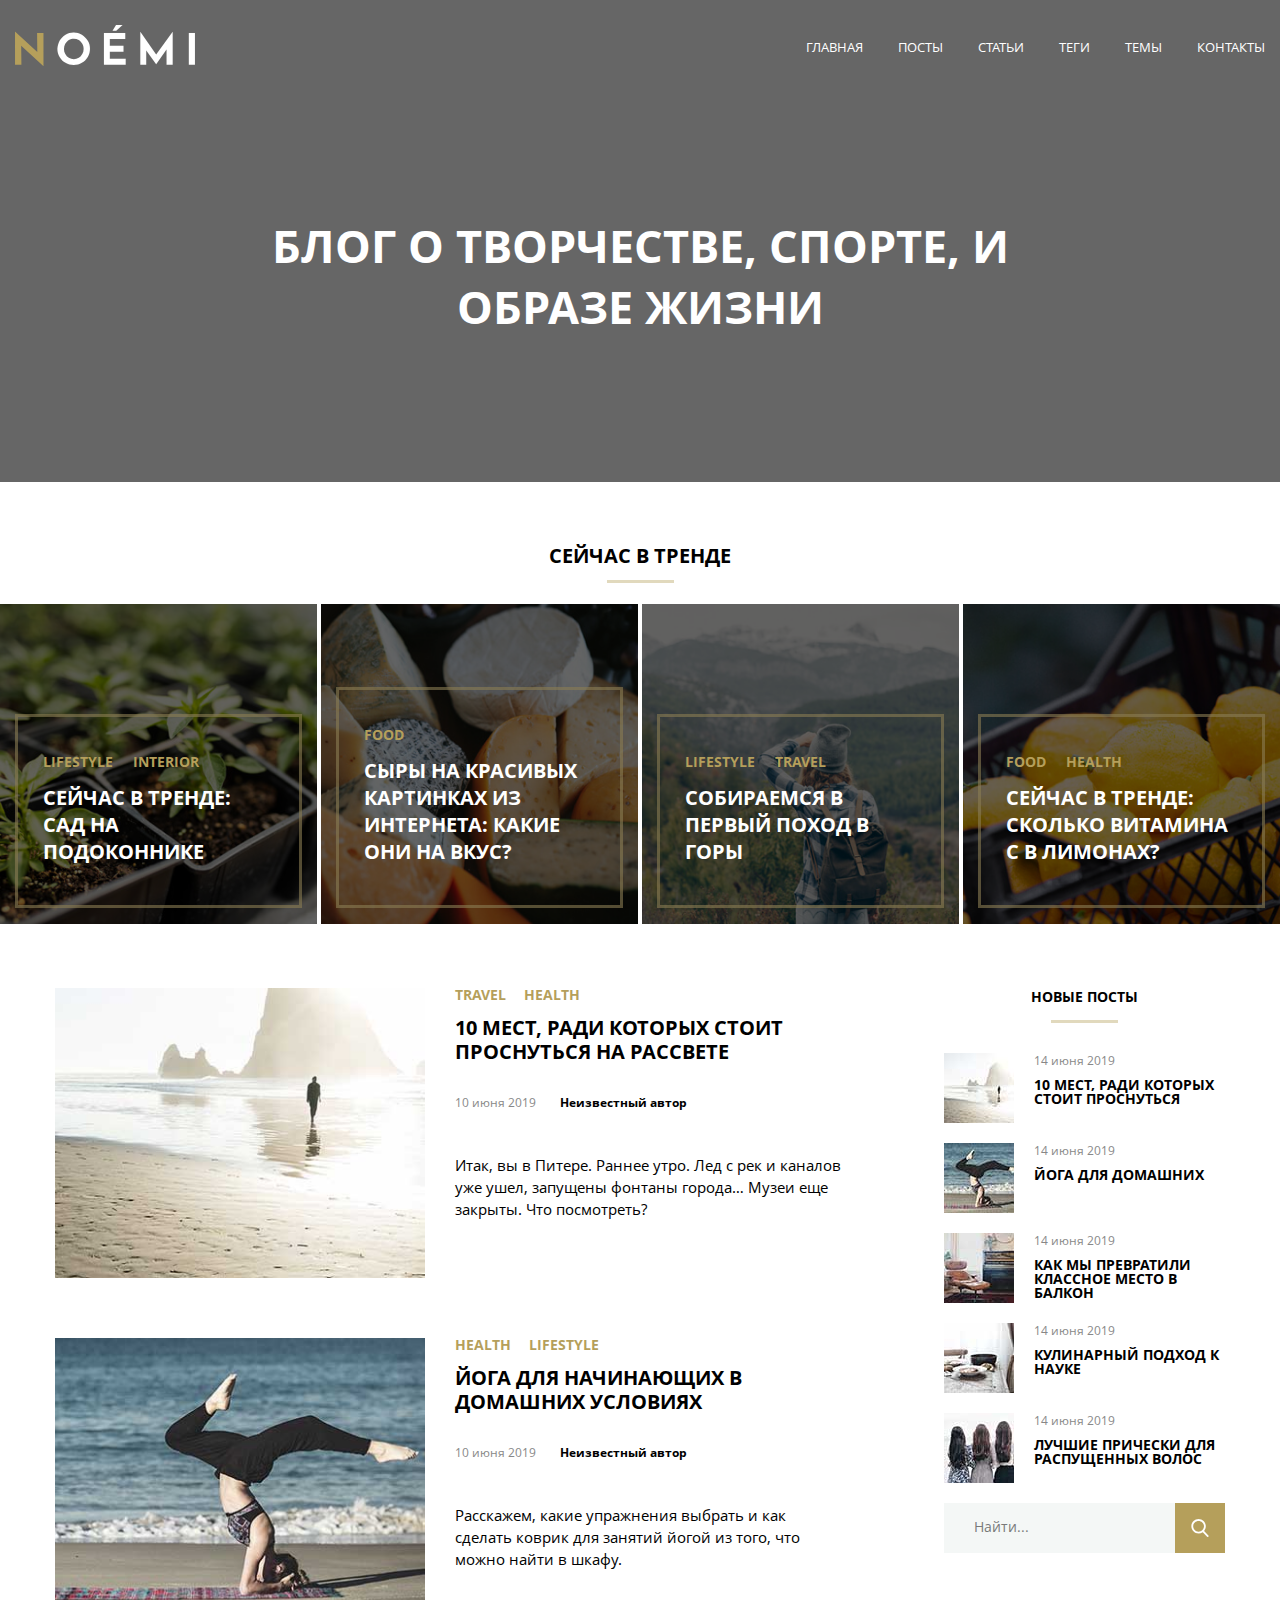
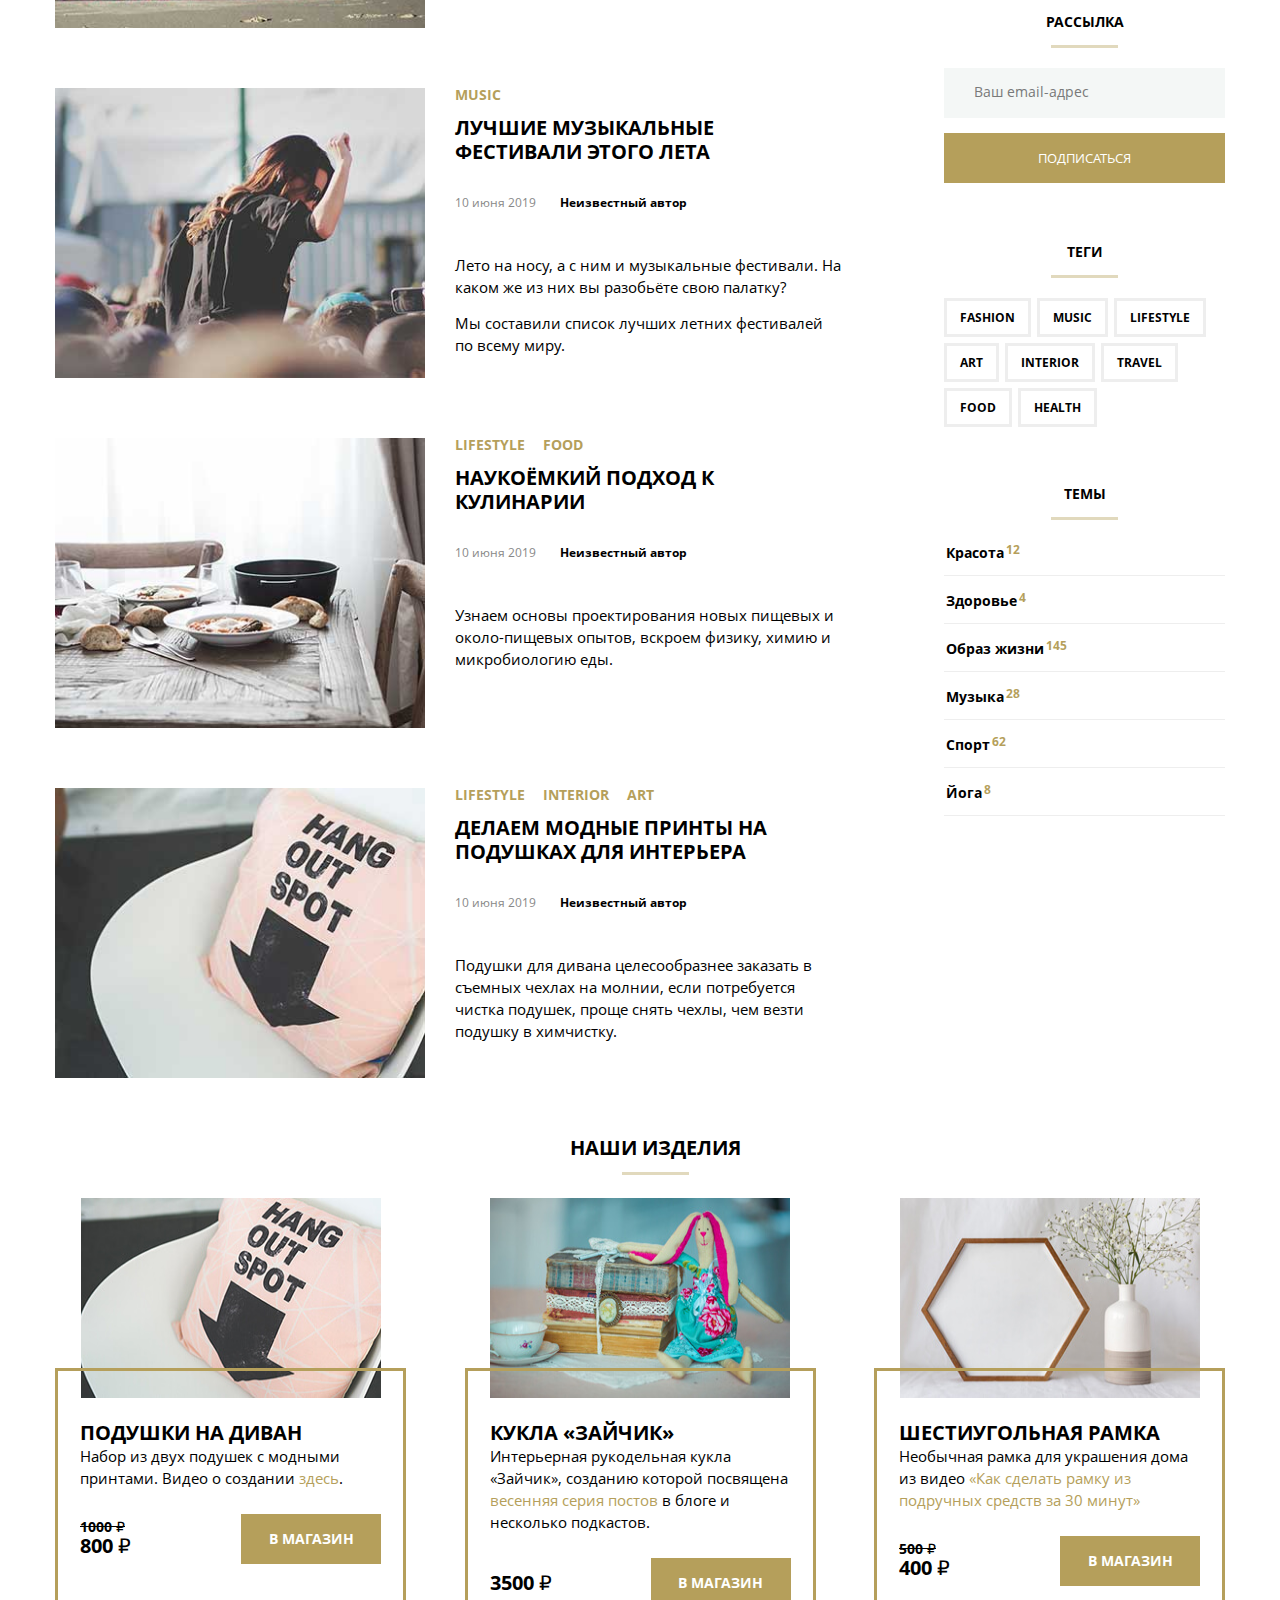
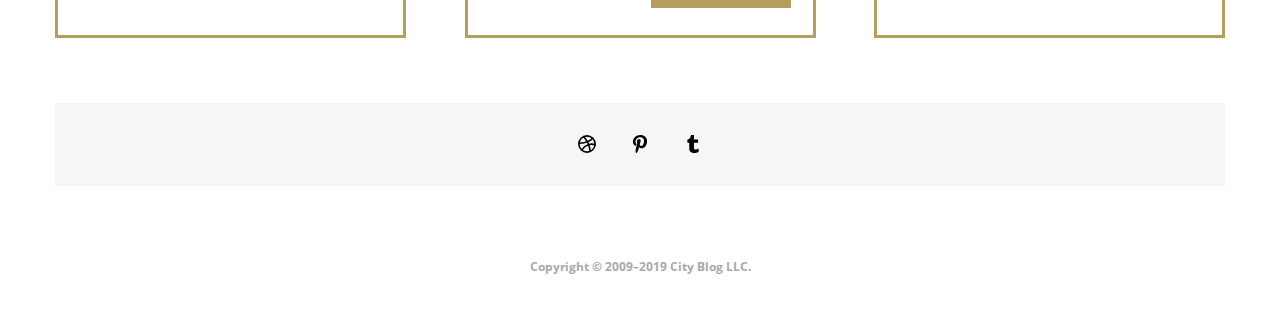
<file: index.html>
<!DOCTYPE html>
  <html lang="en">
  <head>
    <meta charset="UTF-8">
    <meta name="viewport" content="width=device-width, initial-scale=1.0">
    <title>Document</title>
    <link rel="stylesheet" href="css/style.css">
    <link rel="stylesheet" href="css/fonts.css">
  </head>
  <body>
    <header class="header">
      <!-- <div class="popup_form">
        <div class="popup_content">
          <div class="popup_header">ВАШ ФИДБЕК</div>
          <div class="popup_header_line"></div>
          <div class="popup_text">Как часто вы заходите на сайт?</div>
          <div class="input_popup_survey_box">
            <input type="text" placeholder="Почти каждый день" class="survey_popup_text">
            <svg xmlns="http://www.w3.org/2000/svg" class="input_popup_icon" viewBox="0 0 174 296"><path d="M86.944.389l75.297 130.417H11.648L86.944.389zM86.945 296L11.648 165.583h150.593L86.944 296z" fill="#B59F5B"/></svg>
          </div>
          <label for="popup_checkbox"></label>
          <input type="checkbox" name="popup_close" id="">
          <div class="popup_header"></div>
        </div>
      </div> -->
      <div class="background_header_img">
        <div class="conteiner">
          <div class="main_menu_top">
            <a href="#0" class="logo-link">
              <img src="svg/noemi-logo.svg" alt="Логотип" class="logo">
            </a>
            <nav>
              <ul class="menu-list">
                <li class="menu-team">
                  <a href="#0" class="menulink menulink_indent_right">Главная</a>
                </li>
                <li class="menu-team">
                  <a href="#0" class="menulink menulink_indent_right">Посты</a>
                </li>
                <li class="menu-team">
                  <a href="#0" class="menulink menulink_indent_right">Статьи</a>
                  <li class="menu-team">
                  <a href="#0" class="menulink menulink_indent_right">Теги</a>
                    <li class="menu-team">
                  <a href="#0" class="menulink menulink_indent_right">Темы</a>
                      <li class="menu-team">
                  <a href="#0" class="menulink">Контакты</a>
                </li>
              </ul>
            </nav>
          </div>
          <h1 class="title"> Блог о творчестве, спорте, и образе жизни </h1>
        </div>
      </div>
      <div class="conteiner_middle">
        <section class="trends">
          <div class="trends trends_header_block header_team">
            <h3 class="trends_header">СЕЙЧАС В ТРЕНДЕ</h3>
            <div class="trends_header_line"></div>
          </div>
            <ul class="trends_bar">
              <li class="trends_visual trends_topick">
                <img src="images/trend1.jpg" alt="Тренд_1" class="trends_image">
                <div class="trends_topick_text_block_border">
                  <div class="trends_hashtag">
                    <div class="trends_hashtag_name">LIFESTYLE</div>
                    <div class="trends_hashtag_name">INTERIOR</div>
                  </div>
                  <h2 class="trends_topick_text">СЕЙЧАС В ТРЕНДЕ: САД НА ПОДОКОННИКЕ</h2>
                </div>
              </li>
              <li class="trends_visual trends_topick">
                <img src="images/trend2.jpg" alt="Тренд_1" class="trends_image">
                <div class="trends_topick_text_block_border">
                  <div class="trends_hashtag">
                    <div class="trends_hashtag_name">FOOD</div>
                  </div>
                  <h2 class="trends_topick_text">Сыры на красивых картинках из интернета: какие они на вкус?</h2>
                </div>
              </li>
              <li class="trends_visual trends_topick">
                <img src="images/trend3.jpg" alt="Тренд_1" class="trends_image">
                <div class="trends_topick_text_block_border">
                  <div class="trends_hashtag">
                    <div class="trends_hashtag_name">LIFESTYLE</div>
                    <div class="trends_hashtag_name">TRAVEL</div>
                  </div>
                  <h2 class="trends_topick_text">СОБИРАЕМСЯ В ПЕРВЫЙ ПОХОД В ГОРЫ</h2>
                </div>
              </li>
              <li class="trends_visual trends_topick">
                <img src="images/trend4.jpg" alt="Тренд_1" class="trends_image">
                <div class="trends_topick_text_block_border">
                  <div class="trends_hashtag">
                    <div class="trends_hashtag_name">FOOD</div>
                    <div class="trends_hashtag_name">HEALTH</div>
                  </div>
                  <h2 class="trends_topick_text">Сейчас в тренде: СКОЛЬКО ВИТАМИНА c В ЛИМОНАХ?</h2>
                </div> 
              </li>
            </ul>
        </section>
      </div> 
    </header>
        <main>
            <div class="main_area">
              <ul class="topick topick_box">
                <li class="topick_list">
                  <img src="images/last-post1.jpg" class="photo_topick_img" alt="Изображение">
                  <div class="text_topick">
                    <ul class="text_t tags_topick">
                      <li class="topick_tag"><a href="#" class="topicklink">TRAVEL</a></li>
                      <li class="topick_tag"><a href="#" class="topicklink">HEALTH</a></li>
                    </ul>
                    <h3 class="text_t topick_header">10 мест, ради которых стоит
                      проснуться на рассвете</h3>
                    <div class="text_t_time_autor">
                      <time>10 июня 2019</time>
                      <p class="topick_autor">Неизвестный автор</p>
                    </div>   
                    <p class="text_t topick_note topick_text">Итак, вы в Питере. Раннее утро. Лед с рек и каналов уже ушел, запущены фонтаны города… Музеи еще закрыты. Что посмотреть?</p>
                  </div>
                </li>
                <li class="topick_list">
                  <img src="images/last-post2.jpg" class="photo_topick_img" alt="Изображение">
                  <div class="text_topick">
                    <ul class="text_t tags_topick">
                      <li class="topick_tag"><a href="#" class="topicklink">HEALTH</a></li>
                      <li class="topick_tag"><a href="#" class="topicklink">LIFESTYLE</a></li>
                    </ul>
                    <h3 class="text_t topick_header">Йога для начинающих в
                      домашних условиях</h3>
                    <div class="text_t_time_autor">
                      <time>10 июня 2019</time>
                      <p class="topick_autor">Неизвестный автор</p>
                    </div>   
                    <p class="text_t topick_note topick_text">Расскажем, какие упражнения выбрать и как сделать коврик для занятий йогой из того, что можно найти в шкафу.</p>
                  </div>
                </li>
                <li class="topick_list">
                  <img src="images/last-post3.jpg" class="photo_topick_img" alt="Изображение">
                  <div class="text_topick">
                    <ul class="text_t tags_topick">
                      <li class="topick_tag"><a href="#" class="topicklink">MUSIC</a></li>
                    </ul>
                    <h3 class="text_t topick_header">Лучшие музыкальные
                      фестивали этого лета</h3>
                    <div class="text_t_time_autor">
                      <time>10 июня 2019</time>
                      <p class="topick_autor">Неизвестный автор</p>
                    </div>   
                    <p class="text_t topick_note topick_text">Лето на носу, а с ним и музыкальные фестивали. На каком же из них вы разобьёте свою палатку?</p>
                    <p class="text_t topick_note topick_text">Мы составили список лучших летних фестивалей по всему миру.</p>
                  </div>
                </li>
                <li class="topick_list">
                  <img src="images/last-post4.jpg" class="photo_topick_img" alt="Изображение">
                  <div class="text_topick">
                    <ul class="text_t tags_topick">
                      <li class="topick_tag"><a href="#" class="topicklink">LIFESTYLE</a></li>
                      <li class="topick_tag"><a href="#" class="topicklink">FOOD</a></li>
                    </ul>
                    <h3 class="text_t topick_header">Наукоёмкий подход к
                      кулинарии</h3>
                    <div class="text_t_time_autor">
                      <time>10 июня 2019</time>
                      <p class="topick_autor">Неизвестный автор</p>
                    </div>   
                    <p class="text_t topick_note topick_text">Узнаем основы проектирования новых пищевых и около-пищевых опытов, вскроем физику, химию и микробиологию еды.</p>
                  </div>
                </li>
                <li class="topick_list">
                  <img src="images/last-post5.jpg" class="photo_topick_img" alt="Изображение">
                  <div class="text_topick">
                    <ul class="text_t tags_topick">
                      <li class="topick_tag"><a href="#" class="topicklink">LIFESTYLE</a></li>
                      <li class="topick_tag"><a href="#" class="topicklink">INTERIOR</a></li>
                      <li class="topick_tag"><a href="#" class="topicklink">ART</a></li>
                    </ul>
                    <h3 class="text_t topick_header">Делаем модные принты на
                      подушках для интерьера</h3>
                    <div class="text_t_time_autor">
                      <time>10 июня 2019</time>
                      <p class="topick_autor">Неизвестный автор</p>
                    </div>   
                    <p class="text_t topick_note topick_text">Подушки для дивана целесообразнее заказать в съемных чехлах на молнии, если потребуется чистка подушек, проще снять чехлы, чем везти подушку в химчистку.</p>
                  </div>
                </li>
              </ul>
              <aside class="side_bar">
                <div class="aside new_posts">
                  <h4 class="aside header_aside new_posts">НОВЫЕ ПОСТЫ</h4>
                  <div class="aside aside_bottom_line"></div>
                  <div class="aside aside_topick">
                    <ul class="aside aside_topick_box">
                      <li class="aside asidte_topick_list">
                        <img src="images/2.jpg" alt="10 мест" class="aside aside_img">
                        <div class="aside aside_data_name">
                          <time>14 июня 2019</time>
                          <p class="aside aside_topick aside_text_topick">10 мест, ради которых стоит проснуться</p>
                        </div>
                      </li>
                      <li class="aside asidte_topick_list">
                        <img src="images/151.jpg" alt="Изображение" class="aside aside_img">
                        <div class="aside aside_data_name">
                          <time>14 июня 2019</time>
                          <p class="aside aside_topick aside_text_topick">Йога для домашних</p>
                        </div>
                      </li>
                      <li class="aside asidte_topick_list">
                        <img src="images/45.jpg" alt="Изображение" class="aside aside_img">
                        <div class="aside aside_data_name">
                          <time>14 июня 2019</time>
                          <p class="aside aside_topick aside_text_topick">Как мы превратили классное место в балкон</p>
                        </div>
                      </li>
                      <li class="aside asidte_topick_list">
                        <img src="images/501.jpg" alt="Изображение" class="aside aside_img">
                        <div class="aside aside_data_name">
                          <time>14 июня 2019</time>
                          <p class="aside aside_topick aside_text_topick">Кулинарный подход к науке</p>
                        </div>
                      </li>
                      <li class="aside asidte_topick_list">
                        <img src="images/7.jpg" alt="Изображение" class="aside aside_img">
                        <div class="aside aside_data_name">
                          <time>14 июня 2019</time>
                          <p class="aside aside_topick aside_text_topick">Лучшие прически для распущенных волос</p>
                        </div>
                      </li>
                    </ul>
                    <div class="aside input_aside">
                      <label class="search__group">
                        <input type="text" placeholder="Найти..." name="" id="" class="input_search_posts">
                        <div class="background_search_posts">
                          <svg xmlns="http://www.w3.org/2000/svg" class="search_icon" viewBox="0 0 512 512">
                            <g clip-path="url(#clip0)"><path fill="#fff" stroke="#B59F5B" d="M373.403 339.292l-.29.344.312.324 121.857 126.737c10.117 10.524 9.782 27.302-.733 37.42l.347.36-.347-.36c-4.948 4.763-11.466 7.383-18.338 7.383-7.261 0-14.034-2.884-19.072-8.116L334.357 375.686l-.297-.309-.351.246c-34.78 24.442-75.457 37.317-118.145 37.317-113.708 0-206.22-92.513-206.22-206.22C9.344 93.012 101.856.5 215.564.5c113.707 0 206.22 92.512 206.22 206.22 0 48.668-17.125 95.416-48.381 132.572zm-4.546-132.572c0-84.528-68.765-153.293-153.293-153.293S62.271 122.192 62.271 206.72s68.765 153.293 153.293 153.293 153.293-68.765 153.293-153.293z"/></g><defs><clipPath id="clip0"><path fill="#fff" d="M0 0h512v512H0z"/></clipPath></defs>
                          </svg>
                        </div>
                      </label>
                    </div>
                  </div>
                </div>
                <div class="aside mailing_list">
                  <h4 class="aside header_aside header_mailing_list">РАССЫЛКА</h4>
                  <div class="aside aside_bottom_line mailing_list"></div>
                  <input type="text" placeholder="Ваш email-адрес" class="aside input_email_adres">
                  <button class="aside button_new_posts">ПОДПИСАТЬСЯ</button>
                </div>
                <div class="aside aside_tags">
                  <h4 class="aside header_aside aside_tags_header">ТЕГИ</h4>
                  <div class="aside aside_bottom_line aside_tags_header"></div>
                  <ul class="aside aside_tags_list">
                    <li class="aside aside_tag as_t">Fashion</li>
                    <li class="aside aside_tag as_t">MuSiC</li>
                    <li class="aside aside_tag as_t">Lifestyle</li>
                    <li class="aside aside_tag as_t">Art</li>
                    <li class="aside aside_tag as_t">Interior</li>
                    <li class="aside aside_tag as_t">travel</li>
                    <li class="aside aside_tag as_t">FOOD</li>
                    <li class="aside aside_tag as_t">HEALTH</li>
                  </ul>
                </div>
                <div class="aside topick_aside">
                  <h4 class="aside header_aside header_topick_aside">ТЕМЫ</h4>
                  <div class="aside aside_bottom_line line_topick_aside"></div>
                  <div class="aside aside_topick_team">
                    <ul class="aside list_topick_team">
                      <li class="aside aside_name_topick">Красота</li>
                      <li class="aside numbers_of_topick">12</li>
                    </ul>
                  </div>
                  <div class="aside aside_topick_team">
                    <ul class="aside list_topick_team">
                      <li class="aside aside_name_topick">Здоровье</li>
                      <li class="aside numbers_of_topick">4</li>
                    </ul>
                  </div>
                  <div class="aside aside_topick_team">
                    <ul class="aside list_topick_team">
                      <li class="aside aside_name_topick">Образ жизни</li>
                      <li class="aside numbers_of_topick">145</li>
                    </ul>
                  </div>
                  <div class="aside aside_topick_team">
                    <ul class="aside list_topick_team">
                      <li class="aside aside_name_topick">Музыка</li>
                      <li class="aside numbers_of_topick">28</li>
                    </ul>
                  </div>
                  <div class="aside aside_topick_team">
                    <ul class="aside list_topick_team">
                      <li class="aside aside_name_topick">Спорт</li>
                      <li class="aside numbers_of_topick">62</li>
                    </ul>
                  </div>
                  <div class="aside aside_topick_team">
                    <ul class="aside list_topick_team">
                      <li class="aside aside_name_topick">Йога</li>
                      <li class="aside numbers_of_topick">8</li>
                    </ul>
                  </div>
                </div> 
              </aside>  
            </div>     
      </main>
      <footer>
          <div class="footer shop">
            <div class="footer shop_header_block">
              <h3 class="shop_header">НАШИ ИЗДЕЛИЯ</h3>
              <div class="shop_header_line"></div>
            </div>
          </div>
          <div class="footer shop_bar">
            <div class="shop_item">
              <img src="images/shop-item-desk1.jpg" alt="Изображение" class="img_shop_item">
              <h3 class="header_shop_item">ПОДУШКИ НА ДИВАН</h3>
              <div class="description_shop_item">Набор из двух подушек с модными принтами. Видео о создании<a href="#" class="description_shop_item_link"> здесь</a>.</div>
              <div class="price_shop_item">
                <div class="price_product">
                  <p class="discount_price_product">1000 ₽</p>
                  <p class="normal_price_product">800 ₽</p>
                </div>
                <button class="buy_item">В МАГАЗИН</button>
              </div>
              <div class="border_shop_item"></div>
            </div>
            <div class="shop_item">
              <img src="images/shop-item-desk2.jpg" alt="Изображение" class="img_shop_item">
              <h3 class="header_shop_item">КУКЛА «ЗАЙЧИК»</h3>
              <div class="description_shop_item">Интерьерная рукодельная кукла «Зайчик», созданию которой посвящена<a href="#" class="description_shop_item_link"> весенняя серия постов</a> в блоге и несколько подкастов.</div>
              <div class="price_shop_item">
                <div class="price_product">
                  <p class="normal_price_product">3500 ₽</p>
                </div>
                <button class="buy_item">В МАГАЗИН</button>
              </div>
              <div class="border_shop_item"></div>
            </div>
            <div class="shop_item">
              <img src="images/shop-item-desk3.jpg" alt="Изображение" class="img_shop_item">
              <h3 class="header_shop_item">ШЕСТИУГОЛЬНАЯ РАМКА</h3>
              <div class="description_shop_item">Необычная рамка для украшения дома из видео <a href="#" class="description_shop_item_link"> «Как сделать рамку из подручных средств за 30 минут»</a></div>
              <div class="price_shop_item">
                <div class="price_product">
                  <p class="discount_price_product">500 ₽</p>
                  <p class="normal_price_product">400 ₽</p>
                </div>
                <button class="buy_item">В МАГАЗИН</button>
              </div>
              <div class="border_shop_item"></div>
            </div>
          </div>
          <div class="footer social_link">
            <div class="social_link_icon">
              <svg xmlns="http://www.w3.org/2000/svg" class="link_footer_icon" viewBox="0 0 20 20">
                <g fill="none" fill-rule="evenodd" stroke="#000" stroke-linecap="round" stroke-linejoin="round" stroke-width="1.8" transform="translate(1 1)">
                  <circle cx="9" cy="9" r="9"/>
                  <path d="M5.4.9c2.1222 2.3565 3.7222 4.7865 4.8 7.29 1.0778 2.5035 1.8778 5.4735 2.4 8.91"/>
                  <path d="M.201 8.0853c3.4904.1103 6.5893-.4006 9.2966-1.5327C12.257 5.399 14.191 4.1147 15.3 2.7M3.6 15.3c1.8876-3.0496 4.9253-4.963 7.4854-5.748 2.8247-.866 4.3048-.6496 6.9146.2087"/>
                </g>
              </svg>
            </div>
            <div class="social_link_icon">
              <svg xmlns="http://www.w3.org/2000/svg" class="link_footer_icon pinterest_link_icon" xmlns:xlink="http://www.w3.org/1999/xlink" version="1.1" id="Layer_1" x="0px" y="0px" viewBox="0 0 310.05 310.05" style="enable-background:new 0 0 310.05 310.05;" xml:space="preserve">
              <g id="XMLID_798_">
                <path id="XMLID_799_" d="M245.265,31.772C223.923,11.284,194.388,0,162.101,0c-49.32,0-79.654,20.217-96.416,37.176   c-20.658,20.9-32.504,48.651-32.504,76.139c0,34.513,14.436,61.003,38.611,70.858c1.623,0.665,3.256,1,4.857,1   c5.1,0,9.141-3.337,10.541-8.69c0.816-3.071,2.707-10.647,3.529-13.936c1.76-6.495,0.338-9.619-3.5-14.142   c-6.992-8.273-10.248-18.056-10.248-30.788c0-37.818,28.16-78.011,80.352-78.011c41.412,0,67.137,23.537,67.137,61.425   c0,23.909-5.15,46.051-14.504,62.35c-6.5,11.325-17.93,24.825-35.477,24.825c-7.588,0-14.404-3.117-18.705-8.551   c-4.063-5.137-5.402-11.773-3.768-18.689c1.846-7.814,4.363-15.965,6.799-23.845c4.443-14.392,8.643-27.985,8.643-38.83   c0-18.55-11.404-31.014-28.375-31.014c-21.568,0-38.465,21.906-38.465,49.871c0,13.715,3.645,23.973,5.295,27.912   c-2.717,11.512-18.865,79.953-21.928,92.859c-1.771,7.534-12.44,67.039,5.219,71.784c19.841,5.331,37.576-52.623,39.381-59.172   c1.463-5.326,6.582-25.465,9.719-37.845c9.578,9.226,25,15.463,40.006,15.463c28.289,0,53.73-12.73,71.637-35.843   c17.367-22.418,26.932-53.664,26.932-87.978C276.869,77.502,265.349,51.056,245.265,31.772z"/>
              </svg>
            </div>
            <div class="social_link_icon">
              <svg xmlns="http://www.w3.org/2000/svg" class="link_footer_icon" xmlns:xlink="http://www.w3.org/1999/xlink" version="1.1" id="Layer_1" x="0px" y="0px" viewBox="0 0 310 310" style="enable-background:new 0 0 310 310;" xml:space="preserve">
                <g id="XMLID_828_">
                  <path id="XMLID_829_" d="M249.775,236.928c-1.613-0.873-3.58-0.789-5.119,0.221c-14.15,9.295-28.469,14.007-42.557,14.007   c-7.678,0-14.285-1.725-20.236-5.297c-4.023-2.366-6.688-5.399-8.139-9.257c-1.107-2.978-2.43-10.9-2.43-31.739v-71.945h66.168   c2.762,0,5-2.239,5-5V80.818c0-2.762-2.238-5-5-5h-66.168V5c0-2.762-2.238-5-5-5h-42.684c-2.523,0-4.652,1.881-4.961,4.386   c-1.836,14.831-5.201,27.143-10.01,36.601c-4.744,9.381-11.141,17.526-19.018,24.216c-7.842,6.687-17.451,11.899-28.563,15.491   c-2.064,0.667-3.463,2.589-3.463,4.758v42.466c0,2.761,2.238,5,5,5h28.168v100.237c0,14.492,1.523,25.36,4.656,33.218   c3.158,7.955,8.83,15.496,16.863,22.418c7.922,6.801,17.568,12.104,28.67,15.758c10.971,3.618,23.73,5.452,37.922,5.452   c12.416,0,24.141-1.269,34.85-3.772c10.73-2.514,22.779-6.91,35.811-13.065c1.75-0.826,2.865-2.587,2.865-4.521v-47.314   C252.402,239.49,251.395,237.8,249.775,236.928z"/>
                </svg>
            </div>
          </div>
          <div class="footer footer_camaign_text">Copyright © 2009–2019 City Blog LLC.</div>
      </footer>
  </body>
</html>
</file>
<file: css/style.css>
* {
  margin: 0;
  padding: 0;
  box-sizing: border-box;
  outline: none;
}



.background_header_img {
  background-image: url("https://netology-code.github.io/html-2-diploma/sources/images/banner-bg.jpg");
  background-repeat: no-repeat;
  background-size: cover;
  position: relative;
  width: 100%;
}

.conteiner {
  margin: 0 auto;
  padding: 0 15px;
  position: relative;
  z-index: 2;
  
}

.logo {
  width: 180px;
}

.main_menu_top {
  display: flex;
  justify-content: space-between;
  align-items: center;
  padding-top: 25px;
}

.menu-list {
  display: flex;
  list-style-type: none;
  text-transform: uppercase;
}

.menu-team a {
  text-decoration: none;
  color: white;
}

.menu-team a:hover {
  text-decoration: underline;
  font-weight: bold;
}

.menu-team {
  font-family: "OpenSans-Regular", sans-serif;
  font-weight: 400;
  font-size: 13px;
  
}

.menulink_indent_right {
  margin-right: 35px ;
}

h1 {
  width: 750px;
  margin: 145px auto 0;
  padding-bottom: 145px;
  
  text-align: center;
  text-transform: uppercase;
  color: white;
  
  font-family: "OpenSans-Bold", sans-serif;
  font-weight: 600;
  font-size: 45px;
 
}

.background_header_img::after {
  content: "";
  position: absolute;
  background-color: #000000;
  top: 0;
  left: 0;
  right: 0;
  bottom: 0;
  opacity: 0.6;
}

main {
  width: 1200px;
  list-style-type: none;
  margin: 0 auto;
  position: relative;
  box-sizing: border-box;
  height: auto;
  height: 100%;
  padding: 0 15px;
}

.conteiner_middle {
  margin: 0 auto;
  position: relative;
  display: flex;
  flex-direction: row;
  width: 100%;
  justify-content: space-between;
  background-color: #ffffff;
  background-repeat: no-repeat;
  background-size: cover;
}

.trends {
  width: 100%;
  height: 442px;
  box-sizing: border-box;
  position: relative;
  display: flex;
  flex-direction: column;
}

.trends_header_block {
  height: 123px;
  position: relative;
  display: flex;
}

h3 {
  font-size: 20px;
  text-transform: uppercase;
}

.trends_header {
  text-align: center;
  position: relative;
  padding-top: 64px;
  font-size: 20px;
  text-transform: uppercase;
  font-family: "OpenSans-Bold", sans-serif;
  line-height: 20px;

}

.trends_header_line {
  position: relative;
  border-bottom: 3px solid #e1d9bd;
  width: 67px;
  margin: 0 auto;
  margin-top: 14px;
}

.trends_bar {
  width: 100%;
  display: flex;
  flex-direction: row;
  position: relative;
  justify-content: space-between;
  height: 320px;
  box-sizing: border-box;
  text-transform: uppercase;
  list-style-type: none;
  box-sizing: border-box;

  gap: 4px;
}



.trends_visual {
  position: relative;
  height: 320px;
  width: 25%;
  gap: 4px;
  box-sizing: border-box;
  word-break: break-all;
}

.trends_image {
  background-repeat: no-repeat;
  object-fit: cover;
  position: relative;
  width: 100%;
  height: 100%;
}

.trends_topick_text_block_border {
  position: absolute;
  left: 0px;
  right: 0px;
  top: auto;
  bottom: 16px;
  z-index: 2;
  border: 3px solid rgba(139, 125, 83, 0.6);

  
  margin-left: 4.8%;
  margin-right: 4.8%;
  padding-left: 7.7%;
  padding-right: 7.7%;
  padding-bottom: 40px;
}

.trends_visual::after {
  content: "";
  position: absolute;
  background-color: #000000;
  top: 0;
  left: 0;
  right: 0;
  bottom: 0;
  opacity: 0.6;
  box-sizing: border-box;
} 


.trends_hashtag {
  display: flex;
  line-height: 14px;
  text-decoration: none;
  list-style-type: none;
  color: #b59f5b;
  font-size: 14px;
  margin-top: 38px;
  margin-bottom: 15px;
  z-index: 3;

  font-family: "OpenSans-Bold", sans-serif;
}

.trends_hashtag_name {
  margin-right: 20px;
}

.trends_topick_text { 
  font-size: 20px;
  color: #ffffff;
  font-family: "OpenSans-Bold", sans-serif;
  word-break: break-word;
  text-transform: uppercase;
}

.main_area {
  display: flex;
  flex-direction: row;
  justify-content: space-between;
  width: 1200;
  margin-top: 64px;
  height: auto;
  height: 100%;
}

.test_test {
  display: flex;
  position: relative;
}

.topick > li {
  display: flex;
} 

.topick {
  width: 70%;
  height: 290px;
  box-sizing: border-box;
}

.topick_box {
  position: relative;
  height: auto;
  height: 100%;
}

.photo_topick_img {
  width: 45.2%;
  height: 290px;
  background-repeat: no-repeat;
  background-size: cover;
  position: relative;
}

.text_topick {
  display: flex;
  width: 51.2%;
  height: 290px;
  box-sizing: border-box;
  flex-direction: column;
  padding-left: 30px;
}

.tags_topick {
  display: flex;
  flex-direction: row;
  list-style-type: none;
  margin-bottom: 14px;
  height: 14px;
  gap: 18px;
}

.topick_list {
  margin-bottom: 60px;
} 

.topicklink {
  display: block;
  line-height: 14px;
  height: 14px;
  text-decoration: none;
  text-transform: uppercase;
  color: #b59f5b;
  font-size: 14px;
  font-family: "OpenSans-Bold", sans-serif;
}

.topick_header {
  line-height: 24px;
  margin-bottom: 30px;
  font-family: "OpenSans-Bold", sans-serif;
}

.text_t_time_autor {
  display: flex;
  gap: 24px;
  margin-bottom: 43px;
}

time {
  color: #888888;
  font-size: 12px;
  text-transform: none;
  font-family: "OpenSans-Regular", sans-serif;
}

.topick_autor {
  font-size: 12px;
  font-family: "OpenSans-Bold", sans-serif;
}

.topick_note {
  line-height: 22px;
  font-size: 15px;
  font-family: "OpenSans-Regular", sans-serif;
  margin-bottom: 14px;
}


.side_bar {
  display: flex;
  position: relative;
  flex-direction: column;
  width: 24%;
}


.header_aside {
  display: inline-block;
  position: relative;
  width: 100%;
  text-align: center;
  font-size: 14px;
  line-height: 14px;
  margin: 0 auto;
  font-family: "OpenSans-Bold", sans-serif;
}

.aside_bottom_line {
  position: relative;
  border-bottom: 3px solid #e1d9bd;
  width: 67px;
  margin: 0 auto;
  margin-top: 14px;
  margin-bottom: 20px;
}

.aside_topick_box {
  display: flex;
  flex-direction: column;
  position: relative;
}

.asidte_topick_list {
  display: flex;
  flex-direction: row;
  position: relative;
  width: 100%;
  height: 70px;
  margin-bottom: 20px;
  box-sizing: border-box;
  text-decoration: none;
  list-style-type: none;
}

.aside_img {
  width: 70px;
  height: 70px;
  background-repeat: no-repeat;
  object-fit: cover;
  position: relative;
  background-repeat: no-repeat;
  object-fit: cover;
  position: relative;
  margin-right: 20px;
}

.aside_topick {
  display: inline-block;
  font-size: 14px;
  line-height: 14px;
  margin-top: 10px;
  text-transform: uppercase;
  font-family: "OpenSans-Bold", sans-serif;
}

.search__group {
  display: flex;
  width: 100%;
  margin-bottom: 60px;
} 

.input_search_posts::placeholder {
  color: #797a7a;
  font-size: 14px;
  font-family: "OpenSans-Regular", sans-serif;
}

.input_search_posts {
  width: 82.2%;
  height: 50px;
  background-color: #f4f7f6;
  border: none;
  padding-left: 30px;
} 

.background_search_posts {
  position: relative;
  text-align: center;
  width: 17.7%;
  height: 50px;
  background-color: #b59f5b;
}

.search_icon {
  width: 18px;
  height: 18px;
  position: absolute;
  top: 50%;
  left: 50%;
  transform: translate(-50%,-50%);
  display: inline-block;
}

.input_email_adres {
  width: 100%;
  height: 50px;
  background-color: #f4f7f6;
  border: none;
  padding-left: 30px;
  margin-bottom: 15px;
}

.input_email_adres::placeholder {
  color: #797a7a;
  font-size: 14px;
  font-family: "OpenSans-Regular", sans-serif;
}

.button_new_posts {
  position: relative;
  text-align: center;
  width: 100%;
  height: 50px;
  background-color: #b59f5b;
  color: #ffffff;
  border: none;
  margin-bottom: 60px;
  font-family: "OpenSans-Regular", sans-serif;
}

.aside_tags_list {
  display: flex;
  width: 100%;
  box-sizing: border-box;
  flex-wrap: wrap;
  gap: 6px;
  margin-bottom: 60px;
}

.aside_tag {
  display: flex;
  list-style-type: none;
  text-transform: uppercase;
  font-size: 12px;
  font-family: "OpenSans-Bold", sans-serif;
  box-sizing: border-box;
  border: 3px solid #eeeeee;
  padding: 8px 13px;
  justify-content: flex-start;
}

.topick_aside {
  display: flex;
  flex-direction: column;
  width: 100%;
}

.aside_topick_team {
  display: flex;
  flex-direction: row;
  width: 100%;
}

.line_topick_aside {
  position: relative;
  border-bottom: 3px solid #e1d9bd;
  width: 67px;
  margin: 0 auto;
  margin-top: 16px;
  margin-bottom: 8px;
}

.aside_topick_team {
  display: flex;
  align-items: center;
  width: 100%;
  height: 48px;
  border-bottom: 1px solid #eeeeee;
}

.list_topick_team {
  display: flex;
  flex-direction: row;
  list-style-type: none;
}

.aside_name_topick {
  display: flex;
  position: relative;
  font-size: 14px;
  font-family: "OpenSans-Bold", sans-serif;
  margin-right: 2px;
  margin-left: 2px;
  align-self: flex-end;
}

.numbers_of_topick {
  display: flex;
  position: relative;
  font-size: 12px;
  font-family: "OpenSans-Bold", sans-serif;
  color: #b59f5b;
  align-self: flex-start;
  padding-bottom: 4px;
}

footer {
  position: relative;
  width: 1200px;
  margin: 0 auto;
  padding: 0 15px;
}

.shop_header_block {
  height: 60px;
  width: 1200px;
  position: relative;
  display: flex;
  margin-top: 5px;
  margin: 0 auto;
  display: flex;
  flex-direction: column;
}

.shop_header {
  text-align: center;
  position: relative;
  font-size: 20px;
  text-transform: uppercase;
  font-family: "OpenSans-Bold", sans-serif;
  line-height: 20px;

}

.shop_header_line {
  position: relative;
  border-bottom: 3px solid #e1d9bd;
  width: 67px;
  margin: 0 auto;
  margin-top: 14px;
}

.shop_bar {
  width: 100%;
  position: relative;
  display: flex;
  flex-direction: row;
  justify-content: space-between;
  margin-bottom: 65px;
}

.shop_item {
  position: relative;
  padding: 0 25px;
  display: flex;
  box-sizing: border-box;
  flex-direction: column;
  width: 30%;
  height: 440px;
}

.img_shop_item {
  width: 300px;
  height: 200px;
  margin: 0 auto;
  background-repeat: no-repeat;
  background-size: cover;
  position: relative;
}

.header_shop_item {
  margin-top: 25px;
  margin-bottom: 2px;
  line-height: 20px;
  font-family: "OpenSans-Bold", sans-serif;
}

.description_shop_item {
  font-size: 15px;
  line-height: 22px;
  font-family: "OpenSans-Regular", sans-serif;
  margin-bottom: 25px;
}

.description_shop_item_link {
  font-size: 15px;
  line-height: 22px;
  text-decoration: none;
  font-family: "OpenSans-Regular", sans-serif;
  color: #b59f5b;
}

.price_shop_item {
  display: flex;
  flex-direction: row;
  justify-content: space-between;
  align-items: center;
}

.price_product {
  display: flex;
  flex-direction: column;
}

.discount_price_product {
  font-size: 14px;
  line-height: 14px;
  text-decoration: line-through;
  font-family: "OpenSans-Bold", sans-serif;
}

.normal_price_product {
  font-size: 20px;
  line-height: 24px;
  font-family: "OpenSans-Bold", sans-serif;
}

.buy_item {
  width: 140px;
  height: 50px;
  background-color: #b59f5b;
  color: #ffffff;
  border: none;
  font-size: 14px;
  font-family: "OpenSans-Bold", sans-serif;
}

.border_shop_item {
  position: absolute;
  left: 0;
  right: 0;
  top: 170px;
  bottom: 0;
  border: 3px solid rgba(181, 159, 91);
}

.social_link {
  width: 100%;
  height: 83px;
  position: relative;
  display: flex;
  justify-content: center;
  align-items: center;
  background-color: #f4f7f6;
  gap: 35px;
  margin-bottom: 75px;
}

.link_footer_icon {
  display: flex;
  gap: 35px;
  width: 18px;
  height: 18px;
}

.footer_camaign_text {
  font-size: 12px;
  line-height: 12px;
  font-family: "OpenSans-Bold", sans-serif;
  color: #a9a9a9;
  width: 100%;
  height: 12px;
  text-align: center;
  margin-bottom: 45px;
}

.popup_form {
  display: flex;
  position: fixed;
  width: 100%;
  height: 100%;

  background: rgba(0, 0, 0, 0.5);
  z-index: 6;
}

.popup_content {
  width: 390px;
  height: 590px;

  background: #ffffff;
  padding: 55px 30px;

  position: absolute;
  top: 50%;
  left: 50%;
  transform: translate(-50%,-50%);
}

.popup_header {
  text-align: center;
  position: relative;
  line-height: 20px;
  font-size: 20px;
  text-transform: uppercase;
  font-family: "OpenSans-Bold", sans-serif;
  line-height: 20px;
}

.popup_header_line {
  position: relative;
  border-bottom: 3px solid #e1d9bd;
  width: 67px;
  margin: 0 auto;
  margin-bottom: 28px;
}

/* .popup_text {
  font-size: 8px;
  line-height: 8px;

  font-family: "OpenSans-Regular", sans-serif;

  margin-bottom: 9px;
}

.input_popup_survey_box {
  display: flex;
  position: relative;
  width: 100%;
  height: 45px;
}

.survey_popup_text {
  display: flex;
  position: relative;
  width: 100%;
  height: 45px;
  background-color: #f4f7f6;
  border: none;
  padding-left: 30px;
  margin-bottom: 15px;
  font-family: "OpenSans-Regular", sans-serif;
}

.input_popup_icon {
  display: flex;
  position: absolute;
  height: 16px;
  width: 8px;
  top: 16px;
  left: 310px;
} */
</file>
<file: css/fonts.css>
@font-face {
	font-family: "OpenSans-Bold";
	src: url("/fonts/OpenSans-Bold.woff") format("woff"),
       url("/fonts/OpenSans-Bold.woff2") format("woff2"),
			 url("/fonts/OpenSans-Bold.ttf") format("truetype");
	font-style: normal;
	font-weight: normal;
}

@font-face {
	font-family: "OpenSans-Regular";
	src: url("/fonts/OpenSans-Regular.woff") format("woff"),
       url("/fonts/OpenSans-Regular.woff2") format("woff2"),
			 url("/fonts/OpenSans-Regular.ttf") format("truetype");
	font-style: normal;
	font-weight: normal;
}
</file>
